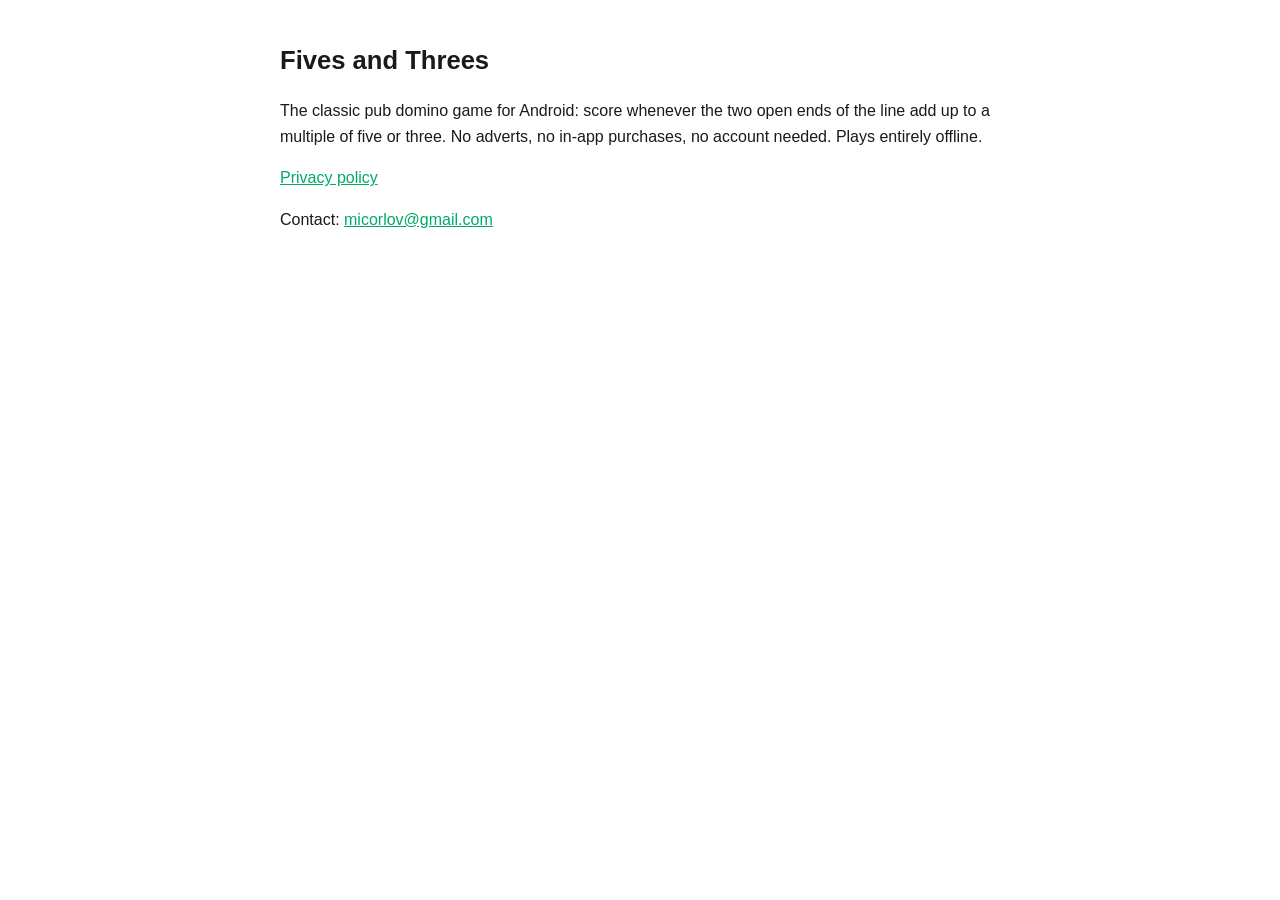
<file: index.html>
<!DOCTYPE html>
<html lang="en">
<head>
<meta charset="UTF-8">
<meta name="viewport" content="width=device-width, initial-scale=1.0">
<title>Fives and Threes</title>
<style>
  body { font-family: -apple-system, BlinkMacSystemFont, 'Segoe UI', Roboto, sans-serif; max-width: 720px; margin: 40px auto; padding: 0 20px; line-height: 1.6; color: #1a1a1a; background: #fff; }
  h1 { font-size: 1.6em; }
  a { color: #0a6; }
</style>
</head>
<body>
<h1>Fives and Threes</h1>
<p>The classic pub domino game for Android: score whenever the two open ends of the line add up to a multiple of five or three. No adverts, no in-app purchases, no account needed. Plays entirely offline.</p>
<p><a href="privacy-policy.html">Privacy policy</a></p>
<p>Contact: <a href="mailto:micorlov@gmail.com">micorlov@gmail.com</a></p>
</body>
</html>
</file>
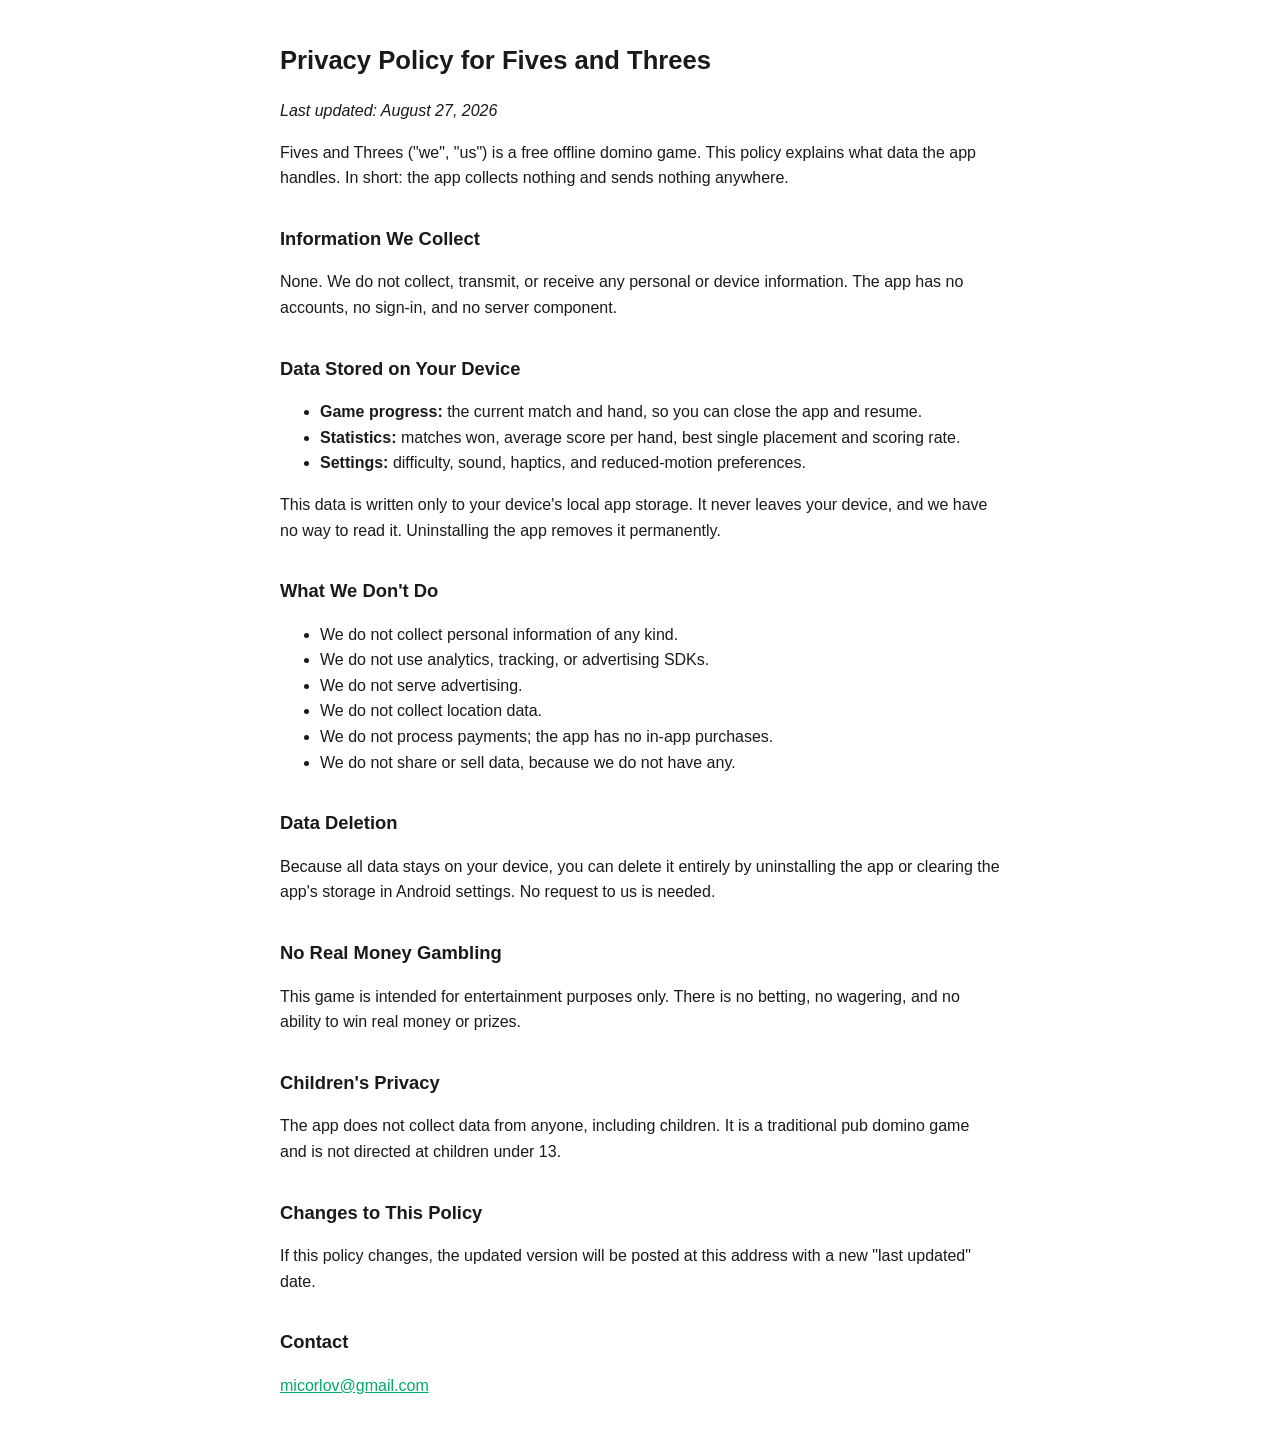
<file: privacy-policy.html>
<!DOCTYPE html>
<html lang="en">
<head>
<meta charset="UTF-8">
<meta name="viewport" content="width=device-width, initial-scale=1.0">
<title>Privacy Policy — Fives and Threes</title>
<style>
  body { font-family: -apple-system, BlinkMacSystemFont, 'Segoe UI', Roboto, sans-serif; max-width: 720px; margin: 40px auto; padding: 0 20px; line-height: 1.6; color: #1a1a1a; background: #fff; }
  h1 { font-size: 1.6em; }
  h2 { font-size: 1.15em; margin-top: 1.8em; }
  a { color: #0a6; }
</style>
</head>
<body>
<h1>Privacy Policy for Fives and Threes</h1>
<p><em>Last updated: August 27, 2026</em></p>

<p>Fives and Threes ("we", "us") is a free offline domino game. This policy explains what data the app handles. In short: the app collects nothing and sends nothing anywhere.</p>

<h2>Information We Collect</h2>
<p>None. We do not collect, transmit, or receive any personal or device information. The app has no accounts, no sign-in, and no server component.</p>

<h2>Data Stored on Your Device</h2>
<ul>
  <li><strong>Game progress:</strong> the current match and hand, so you can close the app and resume.</li>
  <li><strong>Statistics:</strong> matches won, average score per hand, best single placement and scoring rate.</li>
  <li><strong>Settings:</strong> difficulty, sound, haptics, and reduced-motion preferences.</li>
</ul>
<p>This data is written only to your device's local app storage. It never leaves your device, and we have no way to read it. Uninstalling the app removes it permanently.</p>

<h2>What We Don't Do</h2>
<ul>
  <li>We do not collect personal information of any kind.</li>
  <li>We do not use analytics, tracking, or advertising SDKs.</li>
  <li>We do not serve advertising.</li>
  <li>We do not collect location data.</li>
  <li>We do not process payments; the app has no in-app purchases.</li>
  <li>We do not share or sell data, because we do not have any.</li>
</ul>

<h2>Data Deletion</h2>
<p>Because all data stays on your device, you can delete it entirely by uninstalling the app or clearing the app's storage in Android settings. No request to us is needed.</p>

<h2>No Real Money Gambling</h2>
<p>This game is intended for entertainment purposes only. There is no betting, no wagering, and no ability to win real money or prizes.</p>

<h2>Children's Privacy</h2>
<p>The app does not collect data from anyone, including children. It is a traditional pub domino game and is not directed at children under 13.</p>

<h2>Changes to This Policy</h2>
<p>If this policy changes, the updated version will be posted at this address with a new "last updated" date.</p>

<h2>Contact</h2>
<p><a href="mailto:micorlov@gmail.com">micorlov@gmail.com</a></p>
</body>
</html>
</file>
